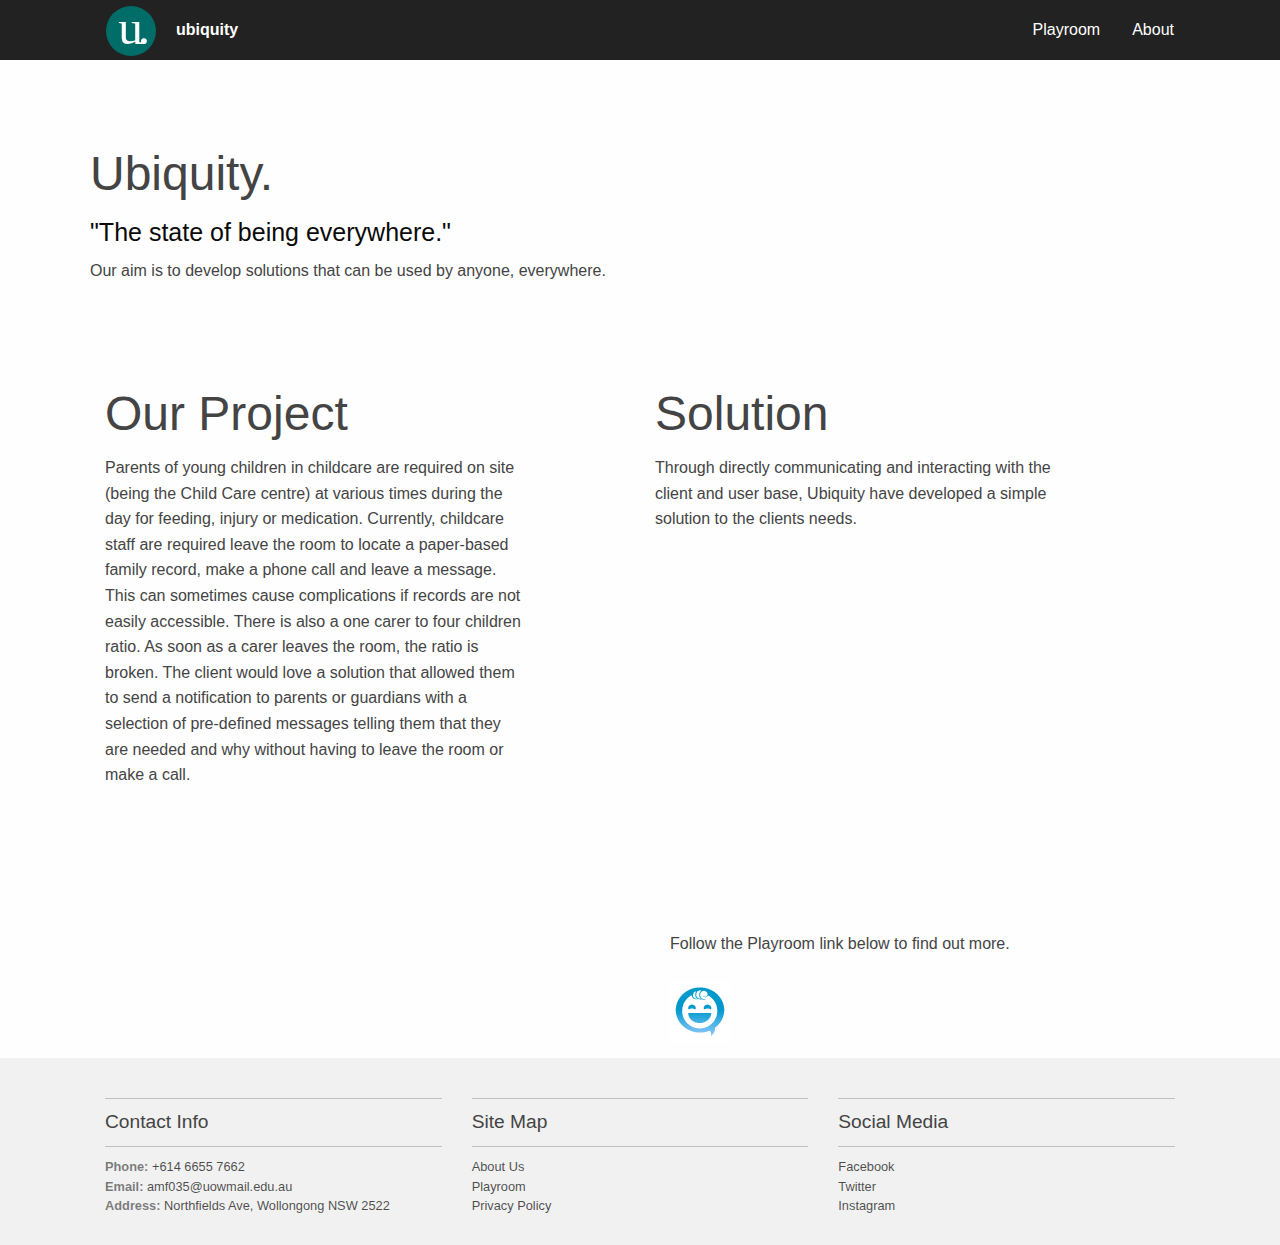
<file: index.html>
<!doctype html>
<html class="no-js" lang="en" dir="ltr">
  <head profile="http://arieh-frankel.github.io/Git_Ubiquity/index.html">

    <meta charset="utf-8">
    <meta http-equiv="x-ua-compatible" content="ie=edge">
    <meta name="viewport" content="width=device-width, initial-scale=1.0">
    <title>Ubiquity</title>
    <link rel="stylesheet" href="css/foundation.min.css">
    <link rel="stylesheet" href="css/app.css">
    <link rel="icon" type="image/png" href="./img/logo_ubi.png">
  </head>
  <body>

    <!-- General -->

    <div class="off-canvas-wrapper">
      <div class="off-canvas-wrapper-inner" data-off-canvas-wrapper>
        <div class="off-canvas position-left" id="mobile-menu" data-off-canvas>
          <ul class="off-canvas-list">
            <li><label class="first"><strong style="color:white;">ubiquity</strong></label></li>
            <li><a href="index.html" style="color:rgba(255,255,255, 0.5);">Home</a></li>
          </ul>
          <hr>
          <ul class="off-canvas-list">
            <li><a href="about.html">About</a></li>
           <!--  <li><a href="#">Contact</a></li> -->
            <li><a href="playroom.html">Playroom</a></li>
           <!--  <li><a href="#">&nbsp &nbsp Design</a></li>
            <li><a href="#">&nbsp &nbsp Marketing</a></li> -->
          </ul>
        </div>

    <!-- Mobile Navigation -->

        <div class="off-canvas-content" data-off-canvas-content>
          <div class="title-bar show-for-small-only">
            <div class="top-bar-left">
              <ul class="menu menu-desktop">
                <li><button class="menu-icon" type="button" data-open="mobile-menu"></button></li>
                <li><img class="email-logo" src="img/logo_mobile.svg" alt="ubiquity"></li>
                <li><p>&nbsp</p></li>
                <li><strong style="color:white;"> ubiquity</strong></li>
              </ul>
            </div>
          </div>

    <!-- Desktop Navigation -->

          <nav class="top-bar nav-desktop">
            <div class="wrap">
              <div class="top-bar-left">
                <ul class="menu menu-desktop">
                  <li><a href="index.html" class="ubiquity-logo"><img class="email-logo" src="img/logo.svg" alt="ubiquity"></a></li> 
                  <li><strong style="color:white;"> ubiquity</strong></li>
                </ul>
              </div>
              <div class="top-bar-right">
                <ul class="menu menu-desktop">
                  <li><a href="playroom.html">Playroom</a></li>
                  <li><a href="about.html">About</a></li>
                 <!--  <li><a href="contact.html">Contact</a></li> -->
                </ul>
              </div>
            </div>
          </nav>


    <!-- Hero Section -->

          <div class="hero">
            <div class="wrap">
              <h1>Ubiquity.</h1>
              <h4>"The state  of being everywhere."</h4>
              <p>Our aim is to develop solutions that can be used by anyone, everywhere.</p>
              <!-- <a href="#" class="button">Learn More</a>
              <a href="#" class="button success">Contact Us</a> -->
            </div>
          </div>

    <!-- Main Section -->

        <div class="main">
          <div class="wrap row">
            <div class="small-12 medium-6 column">
              <h1>Our Project</h1>
              <p> Parents of young children in childcare are required on site (being the Child Care centre) at various times during the day for feeding, injury or medication. Currently, childcare staff are required leave the room to locate a paper-based family record, make a phone call and leave a message. This can sometimes cause complications if records are not easily accessible. There is also a one carer to four children ratio. As soon as a carer leaves the room, the ratio is broken. The client would love a solution that allowed them to send a notification to parents or guardians with a selection of pre-defined messages telling them that they are needed and why without having to leave the room or make a call.</p>
            </div>
            <div class="small-12 medium-6 column">
              <h1>Solution</h1>
              <p>Through directly communicating and interacting with the client and user base, Ubiquity have developed a simple solution to the clients needs.<br><div class="column">
                <div class="flex-video">
        <iframe width="560" height="315" src="https://www.youtube.com/embed/HqaDzaLPuho" frameborder="0" allowfullscreen></iframe>
                </div></p> <p>Follow the Playroom link below to find out more.<br><br>
              <a href="playroom.html"><img src="./img/logo-playroom.png" alt="Playroom" style="width:60px;height:60px;border:0;"></a></p>
            </div>
          </div>
        </div>


    <!-- Footer -->

          <footer>
            <div class="wrap row small-up-1 medium-up-3">
              <div class="column">
                <hr>
                <h4>Contact Info</h4>
                <hr>
                <a href="tel:+61466557662" class="contact-no" target="_blank"><span>Phone:</span> +614 6655 7662</a>
                <a href="mailto:amf035@uowmail.edu.au?Subject=Ubiquity%20Design" target="_blank"><span>Email:</span> amf035@uowmail.edu.au</a>
                <a href="https://www.google.com.au/maps/place/University+of+Wollongong/@-34.4053995,150.8762413,17z/data=!3m1!4b1!4m5!3m4!1s0x6b131971e23b2943:0x28106b564503fe41!8m2!3d-34.4054039!4d150.87843" target="_blank"><span>Address:</span> Northfields Ave, Wollongong NSW 2522</a>
              </div>

              <div class="column">
                <hr>
                <h4>Site Map</h4>
                <hr>
                <a href="about.html">About Us</a>
             <!--    <a href="contact.html">Contact Us</a> -->
                <a href="playroom.html">Playroom</a>
                <a href="privacypolicy.html">Privacy Policy</a>
              </div>

              <div class="column">
                <hr>
                <h4>Social Media</h4>
                <hr>
                <a href="https://www.facebook.com/csit321Ubiquity/" target="_blank">Facebook</a>
                <a href="https://twitter.com/ubiquity_aus" target="_blank">Twitter</a>
                <a href="https://www.instagram.com/ubiquityaus/" target="_blank">Instagram</a>
              </div>
            </div>
          </footer>
        </div>
      </div>
    </div>


      <script src="js/vendor/jquery.js"></script>
      <script src="js/vendor/what-input.js"></script>
      <script src="js/vendor/foundation.min.js"></script>
      <script src="js/app.js"></script>
  </body>
</html>
</file>
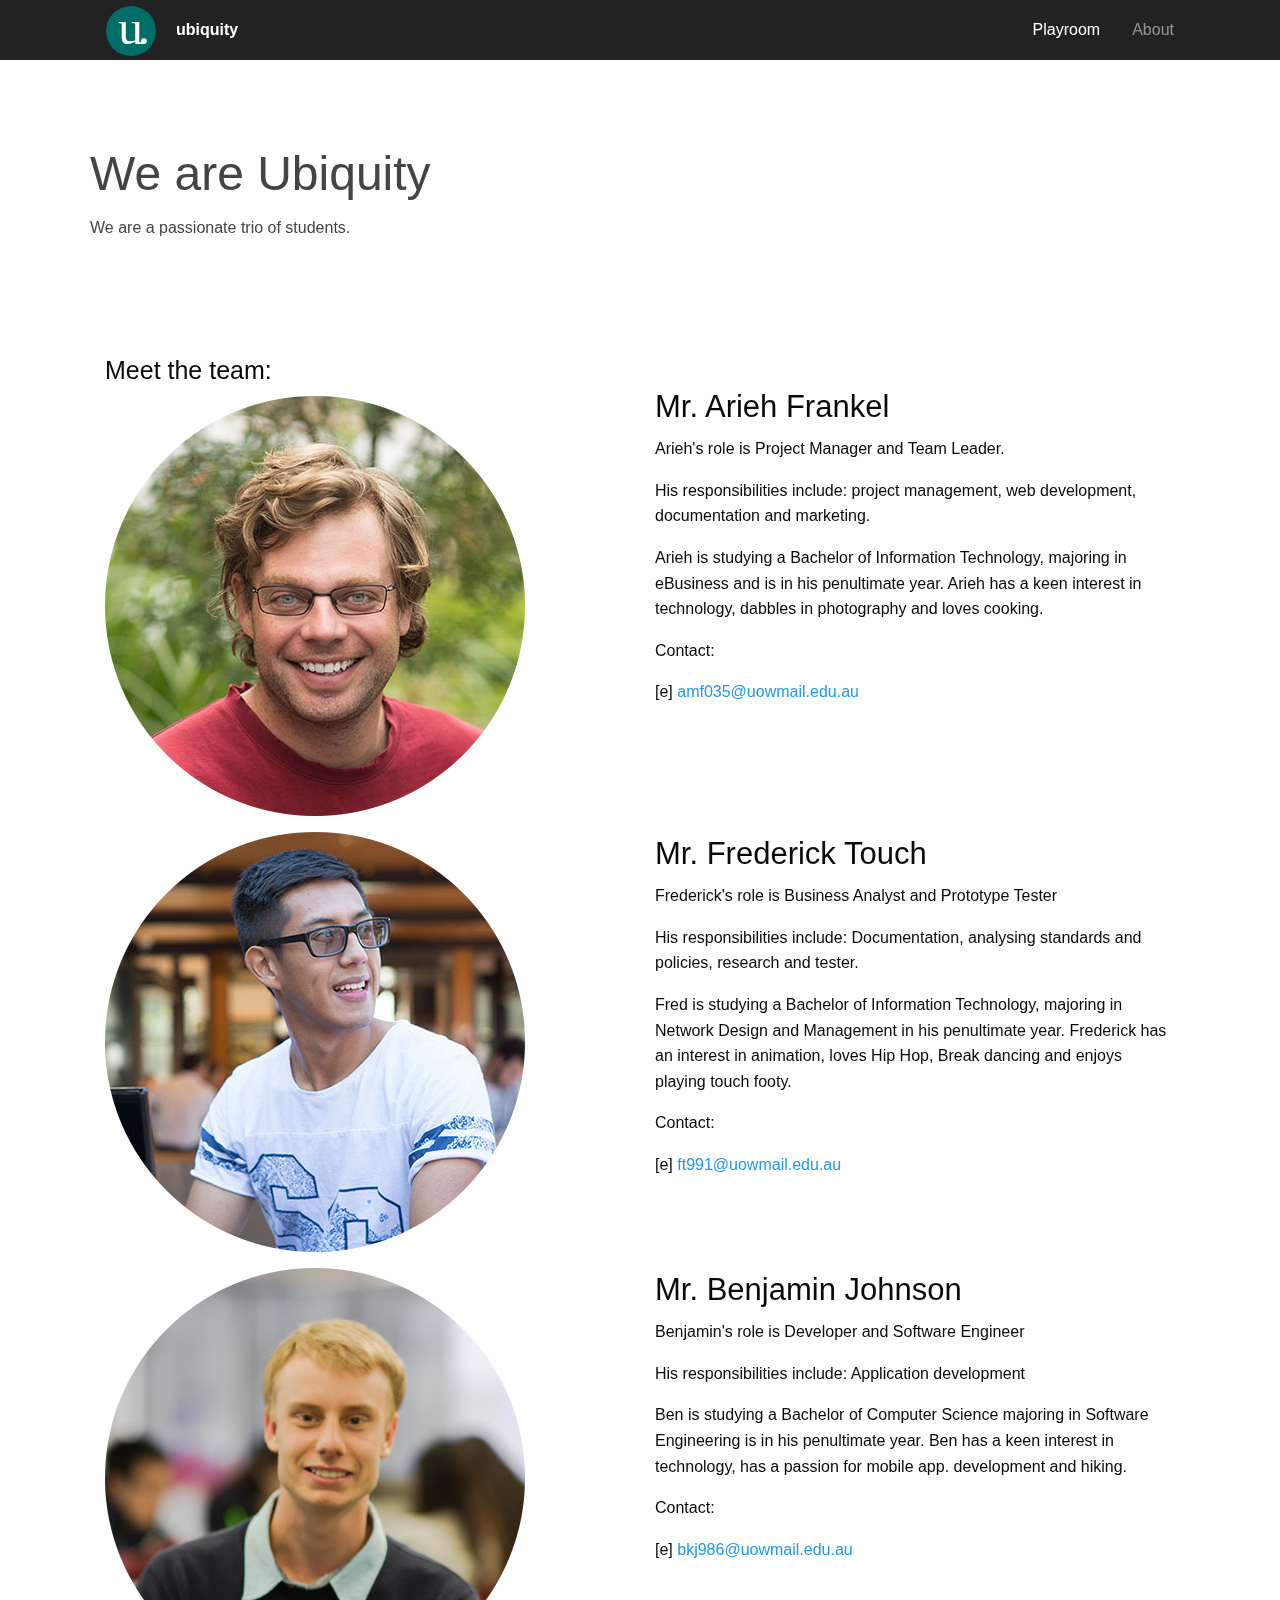
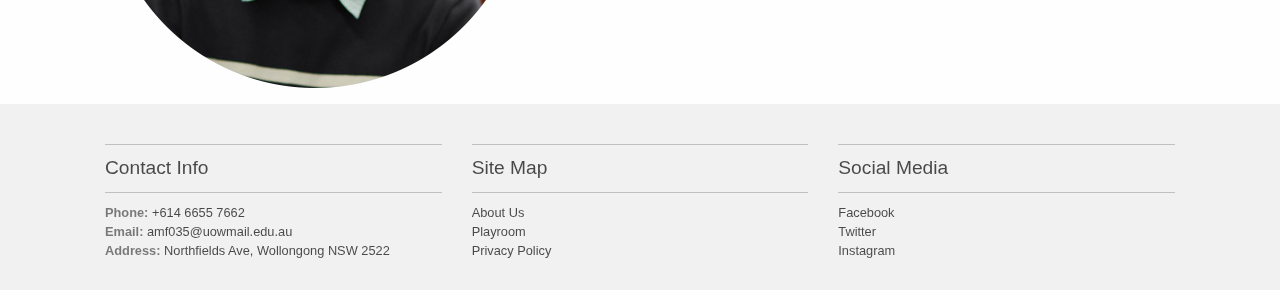
<file: about.html>
<!doctype html>
<html class="no-js" lang="en" dir="ltr">
  <head>
    <meta charset="utf-8">
    <meta http-equiv="x-ua-compatible" content="ie=edge">
    <meta name="viewport" content="width=device-width, initial-scale=1.0">
    <title>About Ubiquity</title>
    <link rel="stylesheet" href="css/foundation.min.css">
    <link rel="stylesheet" href="css/app.css">
    <link rel="icon" type="image/png" href="./img/logo_ubi.png">
  </head>
  <body>

    <!-- General -->

    <div class="off-canvas-wrapper">
      <div class="off-canvas-wrapper-inner" data-off-canvas-wrapper>
        <div class="off-canvas position-left" id="mobile-menu" data-off-canvas>
          <ul class="first-lablel">
            <li><label class="first"><strong style="color:white;">ubiquity</strong></label></li>
            <li><a href="index.html">Home</a></li>
          </ul>
          <hr>
          <ul class="off-canvas-list">
            <li><a href="about.html" style="color:rgba(255,255,255, 0.5);">About</a></li>
           <!--  <li><a href="contact.html">Contact</a></li> -->
            <li><a href="playroom.html">Playroom</a></li>
            <!-- <li><a href="#">&nbsp &nbsp Design</a></li>
            <li><a href="#">&nbsp &nbsp Marketing</a></li> -->
          </ul>
        </div>

    <!-- Mobile Navigation -->

        <div class="off-canvas-content" data-off-canvas-content>
          <div class="title-bar show-for-small-only">
            <div class="top-bar-left">
              <ul class="menu menu-desktop">
                <li><button class="menu-icon" type="button" data-open="mobile-menu"></button></li>
                <li><img class="email-logo" src="img/logo.svg" alt="ubiquity"></li>
                <li><p>&nbsp</p></li>
                <li><strong style="color:white;"> ubiquity</strong></li>
              </ul>
            </div>
          </div>

    <!-- Desktop Navigation -->

          <nav class="top-bar nav-desktop">
            <div class="wrap">
              <div class="top-bar-left">
                <ul class="menu menu-desktop">
                  <li><a href="index.html" class="ubiquity-logo"><img class="email-logo" src="img/logo.svg" alt="ubiquity"></li></a>
                  <li><strong style="color:white;"> ubiquity</strong></li>
                </ul>
              </div>
              <div class="top-bar-right">
                <ul class="menu menu-desktop">
                  <li><a href="playroom.html">Playroom</a></li>
                  <li><a href="about.html" style="color:rgba(255,255,255, 0.5);">About</a></li>
                  <!-- <li><a href="contact.html">Contact</a></li> -->
                </ul>
              </div>
            </div>
          </nav>

    <!-- Hero Section -->

          <div class="hero">
            <div class="wrap">
              <h1>We are Ubiquity</h1>
              <p>We are a passionate trio of students.</p>
              <!-- <a href="#" class="button">Contact Us</a> -->
            </div>
          </div>

    <!-- Main Section -->

        <div class="Main">
          <div class="wrap row main-image">
            <div class="small-12 medium-6 column">
              <p><h4>Meet the team:</h4><img class="profile" src="img/arieh.png" alt="ari-profile"></p>
            </div>
            <div class="small-12 medium-6 column">
            <br><br>
              <h3>Mr. Arieh Frankel</h3>
              <p>Arieh's role is Project Manager and Team Leader.</p>
              <p>His responsibilities include: project management, web development, documentation and marketing.</p>
              <p>Arieh is studying a Bachelor of Information Technology, majoring in eBusiness and is in his penultimate year. Arieh has a keen interest in technology, dabbles in photography and loves cooking.</p><p>Contact:</p>
              <p>[e]<a href="mailto:amf035@uowmail.edu.au?Subject=Ubiquity%20Design" target="_blank"> amf035@uowmail.edu.au</a></p>
              <br><br>
            </div>
          </div>
          <div class="wrap row main-image">
            <div class="small-12 medium-6 column">
              <p><img class="profile" src="img/fred.png" alt="ari-profile"></p>
            </div>
            <div class="small-12 medium-6 column">
              <h3>Mr. Frederick Touch</h3>
              <p>Frederick's role is  Business Analyst and Prototype Tester</p>
              <p>His responsibilities include: Documentation, analysing standards and policies, research and tester.</p>
              <p>Fred is studying a Bachelor of Information Technology, majoring in Network Design and Management in his penultimate year. Frederick has an interest in animation, loves Hip Hop, Break dancing and enjoys playing touch footy.</p><p>Contact:</p>
              <p>[e]<a href="mailto:ft991@uowmail.edu.au?Subject=Ubiquity%20Design" target="_blank"> ft991@uowmail.edu.au</a></p>
              <br>
            </div>
          </div>
          <div class="wrap row main-image">
            <div class="small-12 medium-6 column">
              <p><img class="profile" src="img/ben.png" alt="ari-profile"></p>
            </div>
            <div class="small-12 medium-6 column">
              <h3>Mr. Benjamin Johnson</h3>
              <p>Benjamin's role is Developer and Software Engineer</p>
              <p>His responsibilities include: Application development</p>
              <p>Ben is studying a Bachelor of Computer Science majoring in Software Engineering is in his penultimate year. Ben has a keen interest in technology, has a passion for mobile app. development and hiking.</p>
              <p>Contact:</p>
              <p>[e]<a href="mailto:fbkj986@uowmail.edu.au?Subject=Ubiquity%20Design" target="_blank"> bkj986@uowmail.edu.au</a></p>
            </div>
          </div>
        </div>


    <!-- Footer -->

          <footer>
            <div class="wrap row small-up-1 medium-up-3">
              <div class="column">
                <hr>
                <h4>Contact Info</h4>
                <hr>
                <a href="tel:+61466557662" class="contact-no" target="_blank"><span>Phone:</span> +614 6655 7662</a>
                <a href="mailto:amf035@uowmail.edu.au?Subject=Ubiquity%20Design" target="_blank"><span>Email:</span> amf035@uowmail.edu.au</a>
                <a href="https://www.google.com.au/maps/place/University+of+Wollongong/@-34.4053995,150.8762413,17z/data=!3m1!4b1!4m5!3m4!1s0x6b131971e23b2943:0x28106b564503fe41!8m2!3d-34.4054039!4d150.87843" target="_blank"><span>Address:</span> Northfields Ave, Wollongong NSW 2522</a>
              </div>

              <div class="column">
                <hr>
                <h4>Site Map</h4>
                <hr>
                <a href="about.html">About Us</a>
             <!--    <a href="contact.html">Contact Us</a> -->
                <a href="playroom.html">Playroom</a>
                <a href="privacypolicy.html">Privacy Policy</a>
              </div>

              <div class="column">
                <hr>
                <h4>Social Media</h4>
                <hr>
                <a href="https://www.facebook.com/csit321Ubiquity/" target="_blank">Facebook</a>
                <a href="https://twitter.com/ubiquity_aus" target="_blank">Twitter</a>
                <a href="https://www.instagram.com/ubiquityaus/" target="_blank">Instagram</a>
              </div>
            </div>
          </footer>
        </div>
      </div>
    </div>


      <script src="js/vendor/jquery.js"></script>
      <script src="js/vendor/what-input.js"></script>
      <script src="js/vendor/foundation.min.js"></script>
      <script src="js/app.js"></script>
  </body>
</html>
</file>
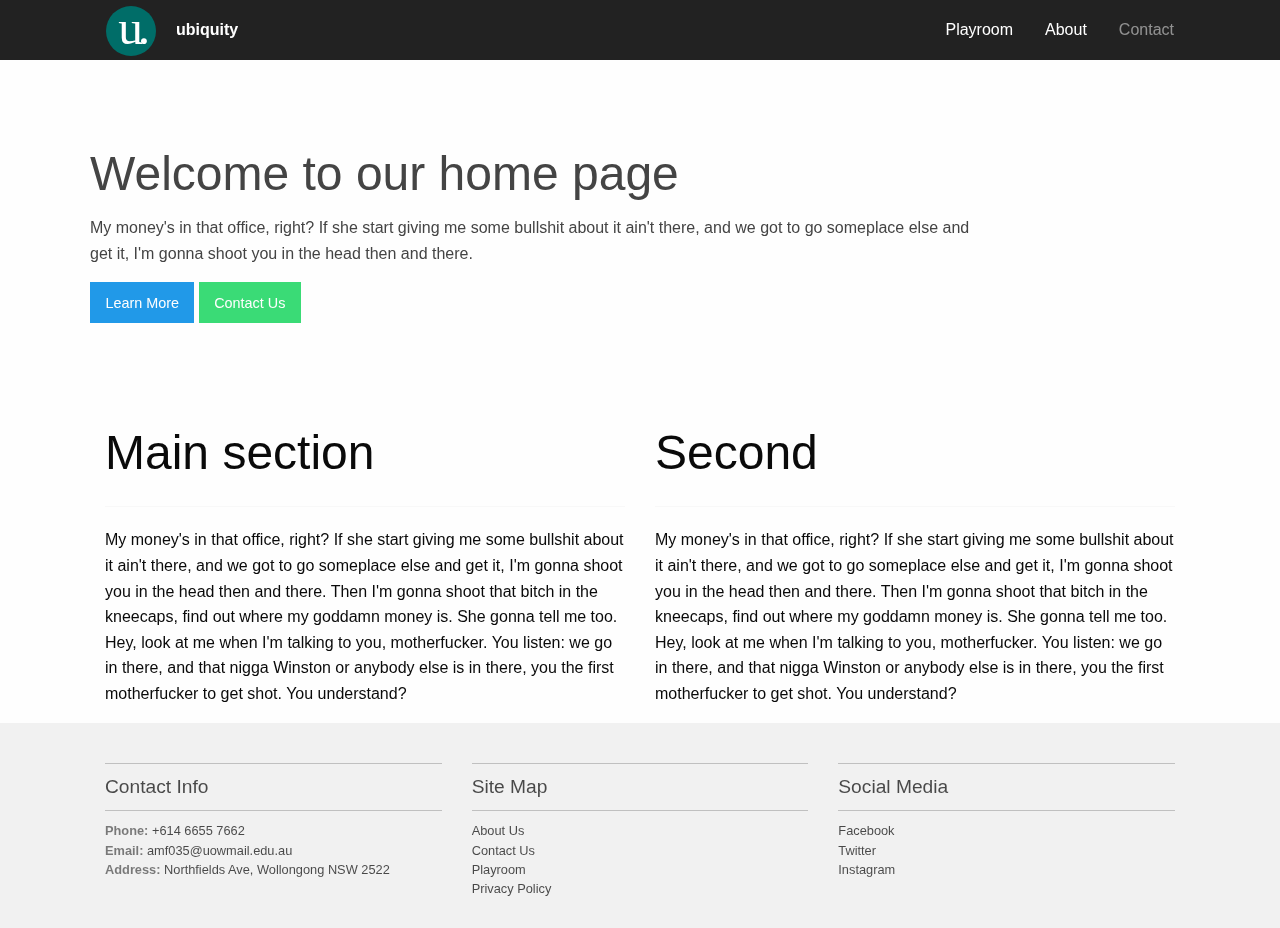
<file: contact.html>
<!doctype html>
<html class="no-js" lang="en" dir="ltr">
  <head>
    <meta charset="utf-8">
    <meta http-equiv="x-ua-compatible" content="ie=edge">
    <meta name="viewport" content="width=device-width, initial-scale=1.0">
    <title>Contact</title>
    <link rel="stylesheet" href="css/foundation.min.css">
    <link rel="stylesheet" href="css/app.css">
  </head>
  <body>

    <!-- General -->

    <div class="off-canvas-wrapper">
      <div class="off-canvas-wrapper-inner" data-off-canvas-wrapper>
        <div class="off-canvas position-left" id="mobile-menu" data-off-canvas>
          <ul class="first-lablel">
            <li><label class="first"><strong style="color:white;">ubiquity</strong></label></li>
            <li><a href="index.html">Home</a></li>
          </ul>
          <hr>
          <ul class="off-canvas-list">
            <li><a href="about.html">About</a></li>
            <li><a href="contact.html" style="color:rgba(255,255,255, 0.5);">Contact</a></li>
            <li><a href="playroom.html">Playroom</a></li>
            <li><a href="#">&nbsp &nbsp Design</a></li>
            <li><a href="#">&nbsp &nbsp Marketing</a></li>
          </ul>
        </div>

    <!-- Mobile Navigation -->

        <div class="off-canvas-content" data-off-canvas-content>
          <div class="title-bar show-for-small-only">
            <div class="top-bar-left">
              <ul class="menu menu-desktop">
                <li><button class="menu-icon" type="button" data-open="mobile-menu"></button></li>
                <li><img class="email-logo" src="img/logo_mobile.svg" alt="ubiquity"></li>
                <li><p>&nbsp</p></li>
                <li><strong style="color:white;"> ubiquity</strong></li>
              </ul>
            </div>
          </div>

    <!-- Desktop Navigation -->

          <nav class="top-bar nav-desktop">
            <div class="wrap">
              <div class="top-bar-left">
                <ul class="menu menu-desktop">
                  <li><a href="index.html" class="ubiquity-logo"><img class="email-logo" src="img/logo.svg" alt="ubiquity"></a></li> 
                  <li><strong style="color:white;"> ubiquity</strong></li>
                </ul>
              </div>
              <div class="top-bar-right">
                <ul class="menu menu-desktop">
                  <li><a href="playroom.html">Playroom</a></li>
                  <li><a href="about.html">About</a></li>
                  <li><a href="contact.html" style="color:rgba(255,255,255, 0.5);">Contact</a></li>
                </ul>
              </div>
            </div>
          </nav>


    <!-- Hero Section -->

          <div class="hero">
            <div class="wrap">
              <h1>Welcome to our home page</h1>
              <p>My money's in that office, right? If she start giving me some bullshit about it ain't there, and we got to go someplace else and get it, I'm gonna shoot you in the head then and there.</p>
              <a href="#" class="button">Learn More</a>
              <a href="#" class="button success">Contact Us</a>
            </div>
          </div>

    <!-- Main Section -->

        <div class="Main">
          <div class="wrap row">
            <div class="small-12 medium-6 column">
              <h1>Main section</h1>
              <hr>
              <p>My money's in that office, right? If she start giving me some bullshit about it ain't there, and we got to go someplace else and get it, I'm gonna shoot you in the head then and there. Then I'm gonna shoot that bitch in the kneecaps, find out where my goddamn money is. She gonna tell me too. Hey, look at me when I'm talking to you, motherfucker. You listen: we go in there, and that nigga Winston or anybody else is in there, you the first motherfucker to get shot. You understand?</p>
            </div>
            <div class="small-12 medium-6 column">
              <h1>Second</h1>
              <hr>
              <p>My money's in that office, right? If she start giving me some bullshit about it ain't there, and we got to go someplace else and get it, I'm gonna shoot you in the head then and there. Then I'm gonna shoot that bitch in the kneecaps, find out where my goddamn money is. She gonna tell me too. Hey, look at me when I'm talking to you, motherfucker. You listen: we go in there, and that nigga Winston or anybody else is in there, you the first motherfucker to get shot. You understand?</p>
            </div>
            

          </div>
        </div>


    <!-- Footer -->

          <footer>
            <div class="wrap row small-up-1 medium-up-3">
              <div class="column">
                <hr>
                <h4>Contact Info</h4>
                <hr>
                <a href="tel:+61466557662" class="contact-no"><span>Phone:</span> +614 6655 7662</a>
                <a href="mailto:amf035@uowmail.edu.au?Subject=Ubiquity%20Design" target="_top"><span>Email:</span> amf035@uowmail.edu.au</a>
                <a href="https://www.google.com.au/maps/place/University+of+Wollongong/@-34.4053995,150.8762413,17z/data=!3m1!4b1!4m5!3m4!1s0x6b131971e23b2943:0x28106b564503fe41!8m2!3d-34.4054039!4d150.87843"><span>Address:</span> Northfields Ave, Wollongong NSW 2522</a>
              </div>

              <div class="column">
                <hr>
                <h4>Site Map</h4>
                <hr>
                <a href="about.html">About Us</a>
                <a href="contact.html">Contact Us</a>
                <a href="playroom.html">Playroom</a>
                <a href="privacypolicy.html">Privacy Policy</a>
              </div>

              <div class="column">
                <hr>
                <h4>Social Media</h4>
                <hr>
                <a href="https://www.facebook.com/csit321Ubiquity/">Facebook</a>
                <a href="https://twitter.com/ubiquity_aus">Twitter</a>
                <a href="https://www.instagram.com/ubiquityaus/">Instagram</a>
              </div>
            </div>
          </footer>
        </div>
      </div>
    </div>


      <script src="js/vendor/jquery.js"></script>
      <script src="js/vendor/what-input.js"></script>
      <script src="js/vendor/foundation.min.js"></script>
      <script src="js/app.js"></script>
  </body>
</html>
</file>
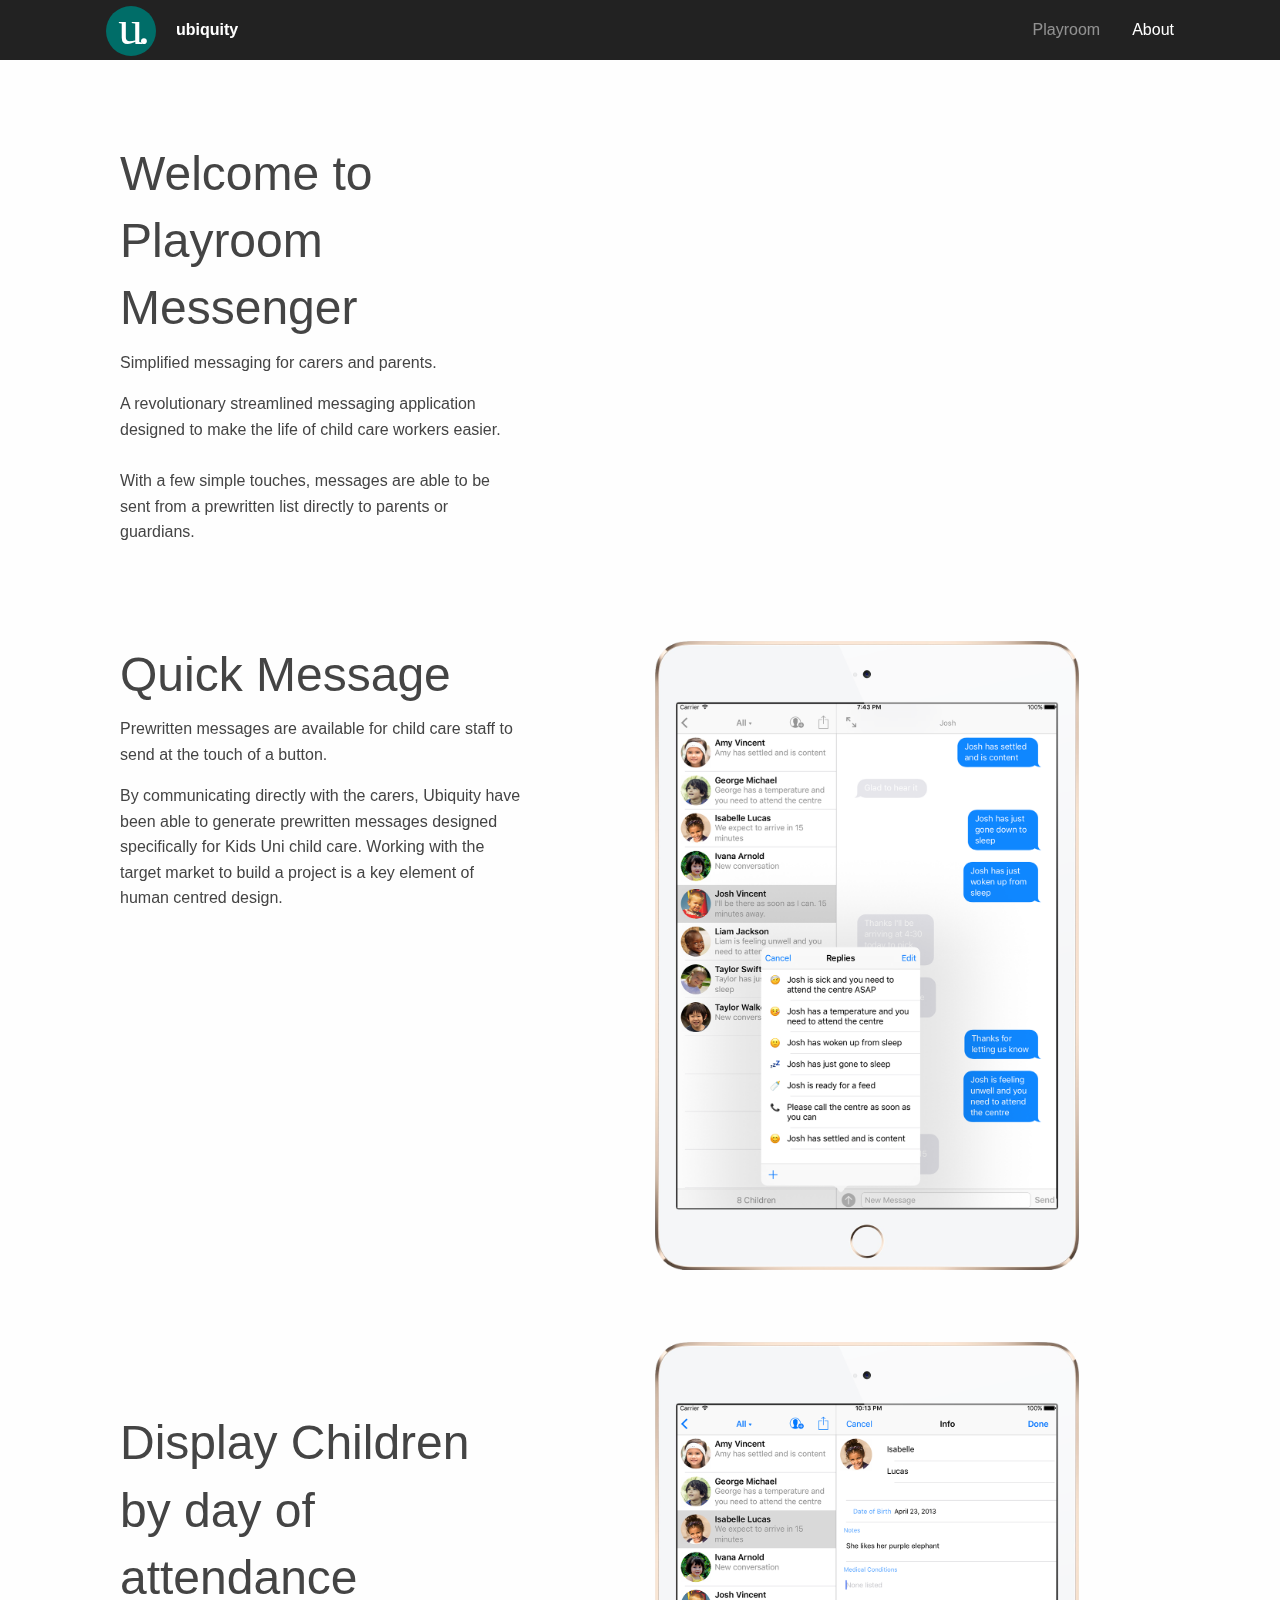
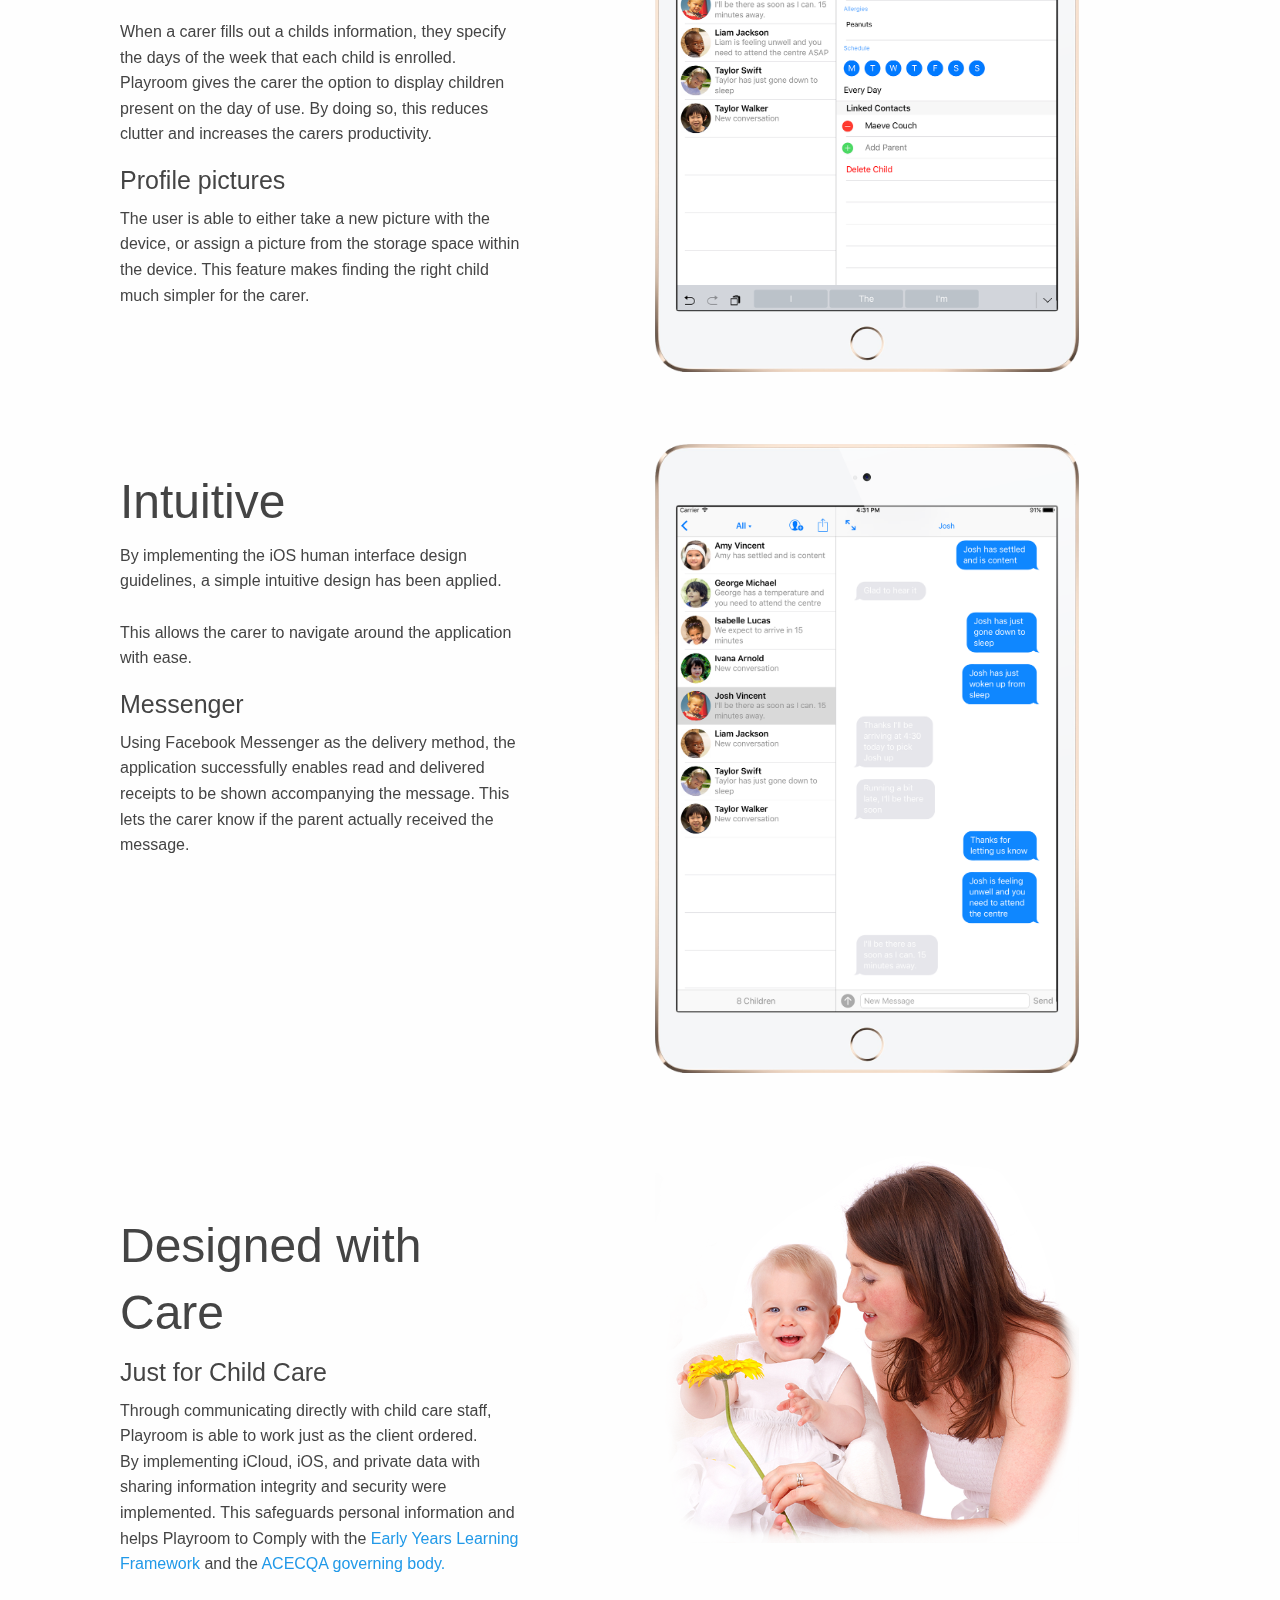
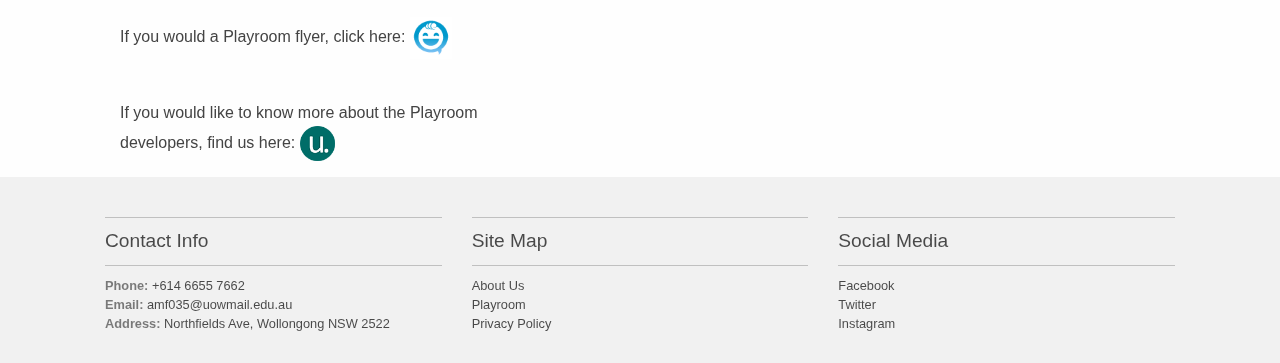
<file: playroom.html>
<!doctype html>
<html class="no-js" lang="en" dir="ltr">
  <head>
    <meta charset="utf-8">
    <meta http-equiv="x-ua-compatible" content="ie=edge">
    <meta name="viewport" content="width=device-width, initial-scale=1.0">
    <title>Playroom by Ubiquity</title>
    <link rel="stylesheet" href="css/foundation.min.css">
    <link rel="stylesheet" href="css/app.css">
    <link rel="icon" type="image/png" href="./img/logo_ubi.png">
  </head>
  <body>

    <!-- General -->

    <div class="off-canvas-wrapper">
      <div class="off-canvas-wrapper-inner" data-off-canvas-wrapper>
        <div class="off-canvas position-left" id="mobile-menu" data-off-canvas>
          <ul class="first-lablel">
            <li><label class="first"><strong style="color:white;">ubiquity</strong></label></li>
            <li><a href="index.html">Home</a></li>
          </ul>
          <hr>
          <ul class="off-canvas-list">
            <li><a href="about.html">About</a></li>
            <!-- <li><a href="contact.html">Contact</a></li> -->
            <li><a href="playroom.html" style="color:rgba(255,255,255, 0.5);">Playroom</a></li>
           <!--  <li><a href="#">&nbsp &nbsp Design</a></li>
            <li><a href="#">&nbsp &nbsp  Marketing</a></li> -->
          </ul>
        </div>

    <!-- Mobile Navigation -->

        <div class="off-canvas-content" data-off-canvas-content>
          <div class="title-bar show-for-small-only">
            <div class="top-bar-left">
              <ul class="menu menu-desktop">
                <li><button class="menu-icon" type="button" data-open="mobile-menu"></button></li>
                <li><img class="email-logo" src="img/logo_mobile.svg" alt="ubiquity"></li>
                <li><p>&nbsp</p></li>
                <li><strong style="color:white;"> ubiquity</strong></li>
              </ul>
            </div>
          </div>

    <!-- Desktop Navigation -->

          <nav class="top-bar nav-desktop">
            <div class="wrap">
              <div class="top-bar-left">
                <ul class="menu menu-desktop">
                  <li><a href="index.html" class="ubiquity-logo"><img class="email-logo" src="img/logo.svg" alt="ubiquity"></a></li> 
                  <li><strong style="color:white;"> ubiquity</strong></li>
                </ul>
              </div>
              <div class="top-bar-right">
                <ul class="menu menu-desktop">
                  <li><a href="playroom.html" style="color:rgba(255,255,255, 0.5);">Playroom</a></li>
                  <li><a href="about.html">About</a></li>
                  <!-- <li><a href="contact.html">Contact</a></li> -->
                </ul>
              </div>
            </div>
          </nav>

             <!-- Playroom Desktop Navigation -->

          
            <!--  <nav class="top-bar nav-playroom">
            <div class="wrap">
              <div class="top-bar-right">
                <ul class="menu menu-playroom">
                  <li><a href="#">Design</a></li>
                  <li><a href="#">Marketing</a></li>
                </ul>
              </div>
            </div>
          </nav>
 -->

    <!-- Hero Section -->

          <div class="hero">
            <div class="wrap row small-up-1 medium-up-2 large-up-2 column">
              <div class="column">
                <h1>Welcome to Playroom Messenger</h1>
                <p>Simplified messaging for carers and parents.</p>
                <p>A revolutionary streamlined messaging application designed to make the life of child care workers easier.<br><br>With a few simple touches, messages are able to be sent from a prewritten list directly to parents or guardians.</p>
              </div>
              <div class="column">
                <div class="flex-video">
        <iframe width="560" height="315" src="https://www.youtube.com/embed/HqaDzaLPuho" frameborder="0" allowfullscreen></iframe>
                </div>
              </div>
            </div>
          </div>

    <!-- Main Section -->
          
         
          <div class="main">
            <div class="wrap row small-up-1 medium-up-2 large-up-2 column">
              <div class="column">
                <h1>Quick Message</h1>
                <p>Prewritten  messages are available for child care staff to send at the touch of a button.</p>
                <p>By communicating directly with the carers, Ubiquity have been able to generate prewritten messages designed specifically for Kids Uni child care. Working with the target market to build a project is a key element of human centred design.</p>
              </div>
              <div class="column main-image">
                <img class="ipad" src="img/ipad-pre.png" alt="half-ipad">
              </div>
            </div>
          </div>
                <br><br><br>
          <div class="main">
            <div class="wrap row small-up-1 medium-up-2 large-up-2 column">
              
              <div class="column">
                <h1><br>Display Children by day of attendance</h1>
                <p>When a carer fills out a childs information, they specify the days of the week that each child is enrolled. Playroom gives the carer the option to display children present on the day of use. By doing so, this reduces clutter and increases the carers productivity.</p><h4>Profile pictures</h4><p>The user is able to either take a new picture with the device, or assign a picture from the storage space within the device. This feature makes finding the right child much simpler for the carer.</p>
              </div>
              <div class="column main-image">
                <img class="ipad" src="img/ipad-add.png" alt="half-ipad">
              </div>
            </div>
          </div>
        <br><br><br>
          <div class="main">
            <div class="wrap row small-up-1 medium-up-2 large-up-2 column">
              <div class="column">
                <br><h1>Intuitive</h1>
                <p>By implementing the iOS human interface design guidelines, a simple intuitive design has been applied.<br><br>This allows the carer to navigate around the application with ease.</p><h4>Messenger</h4><p>Using Facebook Messenger as the delivery method, the application successfully enables read and delivered receipts to be shown accompanying the message. This lets the carer know if the parent actually received the message.</p>
              </div>
              <div class="column main-image">
                <img class="ipad" src="img/contacts.png" alt="half-ipad">
              </div>
            </div>
          </div>
          <br><br><br>
          <div class="main">
            <div class="wrap row small-up-1 medium-up-2 large-up-2 column">
              <div class="column">
                <h1><br>Designed with Care</h1>
                <h4>Just for Child Care</h4>
                <p>Through communicating directly with child care staff, Playroom is able to work just as the client ordered.<br>By implementing iCloud, iOS, and private data with sharing information integrity and security were implemented. This safeguards personal information and helps Playroom to Comply with the <a href="https://www.education.gov.au/early-years-learning-framework" target="_blank">Early Years Learning Framework</a> and the <a href="http://www.acecqa.gov.au/" target="_blank">ACECQA governing body.</a></p>
                <br><p>If you would a Playroom flyer, click here: <a href="./img/playroom_flyer.pdf" download="Playroom Messenger"><img src="./img/logo-playroom.png" alt="Playroom Flyer" style="width:42px;height:42px;border:0;"></a></p><p><br>If you would like to know more about the Playroom developers, find us here:
              <a href="about.html"><img src="./img/ubi_logo.png" alt="About Us" style="width:35px;height:35px;border:0;"></a></p>
              </div>
              <div class="column main-image">
                <img class="ipad" src="img/baby.png" alt="half-ipad">
              </div>
            </div>
          </div>


    <!-- Footer -->

          <footer>
            <div class="wrap row small-up-1 medium-up-3">
              <div class="column">
                <hr>
                <h4>Contact Info</h4>
                <hr>
                <a href="tel:+61466557662" class="contact-no" target="_blank"><span>Phone:</span> +614 6655 7662</a>
                <a href="mailto:amf035@uowmail.edu.au?Subject=Ubiquity%20Design" target="_blank"><span>Email:</span> amf035@uowmail.edu.au</a>
                <a href="https://www.google.com.au/maps/place/University+of+Wollongong/@-34.4053995,150.8762413,17z/data=!3m1!4b1!4m5!3m4!1s0x6b131971e23b2943:0x28106b564503fe41!8m2!3d-34.4054039!4d150.87843" target="_blank"><span>Address:</span> Northfields Ave, Wollongong NSW 2522</a>
              </div>

              <div class="column">
                <hr>
                <h4>Site Map</h4>
                <hr>
                <a href="about.html">About Us</a>
             <!--    <a href="contact.html">Contact Us</a> -->
                <a href="playroom.html">Playroom</a>
                <a href="privacypolicy.html">Privacy Policy</a>
              </div>

              <div class="column">
                <hr>
                <h4>Social Media</h4>
                <hr>
                <a href="https://www.facebook.com/csit321Ubiquity/" target="_blank">Facebook</a>
                <a href="https://twitter.com/ubiquity_aus" target="_blank">Twitter</a>
                <a href="https://www.instagram.com/ubiquityaus/" target="_blank">Instagram</a>
              </div>
            </div>
          </footer>
        </div>
      </div>
    </div>


      <script src="js/vendor/jquery.js"></script>
      <script src="js/vendor/what-input.js"></script>
      <script src="js/vendor/foundation.min.js"></script>
      <script src="js/app.js"></script>
  </body>
</html>
</file>
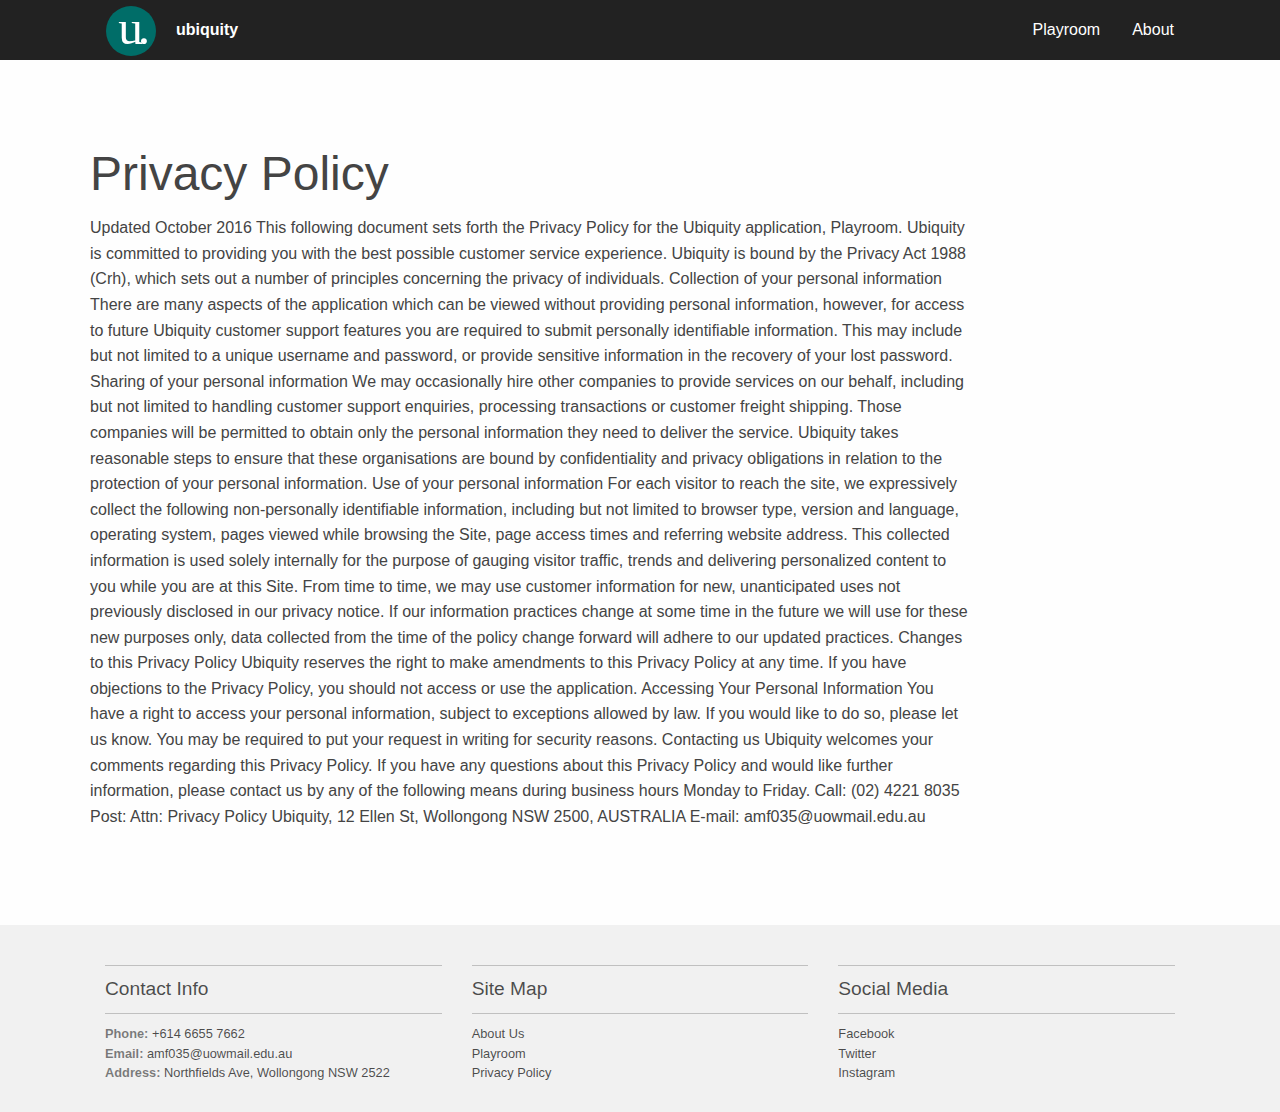
<file: privacypolicy.html>
<!doctype html>
<html class="no-js" lang="en" dir="ltr">
  <head>
    <meta charset="utf-8">
    <meta http-equiv="x-ua-compatible" content="ie=edge">
    <meta name="viewport" content="width=device-width, initial-scale=1.0">
    <title>Ubiquity Privacy Policy</title>
    <link rel="stylesheet" href="css/foundation.min.css">
    <link rel="stylesheet" href="css/app.css">
    <link rel="icon" type="image/png" href="./img/logo_ubi.png">
  </head>
  <body>

    <!-- General -->

    <div class="off-canvas-wrapper">
      <div class="off-canvas-wrapper-inner" data-off-canvas-wrapper>
        <div class="off-canvas position-left" id="mobile-menu" data-off-canvas>
          <ul class="first-lablel">
            <li><label class="first"><strong style="color:white;">ubiquity</strong></label></li>
            <li><a href="index.html">Home</a></li>
          </ul>
          <hr>
          <ul class="off-canvas-list">
            <li><a href="about.html">About</a></li>
           <!--  <li><a href="contact.html">Contact</a></li> -->
            <li><a href="playroom.html">Playroom</a></li>
            <!-- <li><a href="#">&nbsp &nbsp Design</a></li>
            <li><a href="#">&nbsp &nbsp Marketing</a></li> -->
          </ul>
        </div>

    <!-- Mobile Navigation -->

        <div class="off-canvas-content" data-off-canvas-content>
          <div class="title-bar show-for-small-only">
            <div class="top-bar-left">
              <ul class="menu menu-desktop">
                <li><button class="menu-icon" type="button" data-open="mobile-menu"></button></li>
                <li><img class="email-logo" src="img/logo.svg" alt="ubiquity"></li>
                <li><p>&nbsp</p></li>
                <li><strong style="color:white;"> ubiquity</strong></li>
              </ul>
            </div>
          </div>

    <!-- Desktop Navigation -->

          <nav class="top-bar nav-desktop">
            <div class="wrap">
              <div class="top-bar-left">
                <ul class="menu menu-desktop">
                  <li><a href="index.html" class="ubiquity-logo"><img class="email-logo" src="img/logo.svg" alt="ubiquity"></li></a>
                  <li><strong style="color:white;"> ubiquity</strong></li>
                </ul>
              </div>
              <div class="top-bar-right">
                <ul class="menu menu-desktop">
                  <li><a href="playroom.html">Playroom</a></li>
                  <li><a href="about.html">About</a></li>
                  <!-- <li><a href="contact.html">Contact</a></li> -->
                </ul>
              </div>
            </div>
          </nav>

    <!-- Hero Section -->

          <div class="hero">
            <div class="wrap">
              <h1>Privacy Policy</h1>
              <p>Updated October 2016
This following document sets forth the Privacy Policy for the Ubiquity application, Playroom.
Ubiquity is committed to providing you with the best possible customer service experience. Ubiquity is bound by the Privacy Act 1988 (Crh), which sets out a number of principles concerning the privacy of individuals.
Collection of your personal information
There are many aspects of the application which can be viewed without providing personal information, however, for access to future Ubiquity customer support features you are required to submit personally identifiable information. This may include but not limited to a unique username and password, or provide sensitive information in the recovery of your lost password.
Sharing of your personal information
We may occasionally hire other companies to provide services on our behalf, including but not limited to handling customer support enquiries, processing transactions or customer freight shipping. Those companies will be permitted to obtain only the personal information they need to deliver the service. Ubiquity takes reasonable steps to ensure that these organisations are bound by confidentiality and privacy obligations in relation to the protection of your personal information.
Use of your personal information
For each visitor to reach the site, we expressively collect the following non-personally identifiable information, including but not limited to browser type, version and language, operating system, pages viewed while browsing the Site, page access times and referring website address. This collected information is used solely internally for the purpose of gauging visitor traffic, trends and delivering personalized content to you while you are at this Site.
From time to time, we may use customer information for new, unanticipated uses not previously disclosed in our privacy notice. If our information practices change at some time in the future we will use for these new purposes only, data collected from the time of the policy change forward will adhere to our updated practices.
Changes to this Privacy Policy
Ubiquity reserves the right to make amendments to this Privacy Policy at any time. If you have objections to the Privacy Policy, you should not access or use the application.
Accessing Your Personal Information
You have a right to access your personal information, subject to exceptions allowed by law. If you would like to do so, please let us know. You may be required to put your request in writing for security reasons.
Contacting us
Ubiquity welcomes your comments regarding this Privacy Policy. If you have any questions about this Privacy Policy and would like further information, please contact us by any of the following means during business hours Monday to Friday.
Call: (02) 4221 8035
Post: Attn: Privacy Policy
Ubiquity,
12 Ellen St, Wollongong NSW 2500,
AUSTRALIA
E-mail: amf035@uowmail.edu.au
</p>
              <!--<p>We are a passionate trio of students.</p>-->
              <!-- <a href="#" class="button">Contact Us</a> -->
            </div>
          </div>

    <!-- Main Section -->

        <!--<div class="Main">
          <div class="wrap row main-image">
            <div class="small-12 medium-6 column">
              
            </div>
            <div class="small-12 medium-6 column">
            <br><br>
              <h3>Mr. Arieh Frankel</h3>
              <p>Arieh's role is Project Manager and Team Leader.</p>
              <p>His responsibilities include: project management, Website (development, design and maintenance), and lead communicator.</p>
              <p>Arieh is studying a Bachelor of Information Technology, majoring in eBusiness and is in his penultimate year. Arieh has a keen interest in technology, dabbles in photography and loves cooking.</p><p>Contact:</p>
              <p>[p]<a href="tel:+61466557662" class="contact-no" target="_blank"> +614 6655 7662</a></p>
              <p>[e]<a href="mailto:amf035@uowmail.edu.au?Subject=Ubiquity%20Design" target="_blank"> amf035@uowmail.edu.au</a></p>
              <br><br>
            </div>
          </div>
          <div class="wrap row main-image">
            <div class="small-12 medium-6 column">
              <p><img class="profile" src="img/fred.jpg" alt="ari-profile"></p>
            </div>
            <div class="small-12 medium-6 column">
              <h3>Mr. Frederick Touch</h3>
              <p>Frederick's role is  Business Analyst and Prototype Tester</p>
              <p>His responsibilities include: Documentation, analysing standards and policies, research and tester.</p>
              <p>Fred is studying a Bachelor of Information Technology, majoring in Network Design and Management in his penultimate year. Frederick has an interest in animation, loves Hip Hop, Break dancing and enjoys playing touch footy.</p><p>Contact:</p>
              <p>[p]<a href="tel:+61445690098" class="contact-no" target="_blank"> +614 4569 0098</a></p>
              <p>[e]<a href="mailto:ft991@uowmail.edu.au?Subject=Ubiquity%20Design" target="_blank"> ft991@uowmail.edu.au</a></p>
              <br>
            </div>
          </div>
          <div class="wrap row main-image">
            <div class="small-12 medium-6 column">
              <p><img class="profile" src="img/ben.jpg" alt="ari-profile"></p>
            </div>
            <div class="small-12 medium-6 column">
              <h3>Mr. Benjamin Johnson</h3>
              <p>Benjamin's role is Application Developer and Software Engineer</p>
              <p>His responsibilities include: Application development</p>
              <p>Ben is studying a Bachelor of Computer Science majoring in Software Engineering is in his penultimate year. Ben has a keen interest in technology, has a passion for mobile app. development and hiking.</p>
              <p>Contact:</p>
              <p>[p]<a href="tel:+61417234557" class="contact-no" target="_blank">+614 1723 4557</a></p>
              <p>[e]<a href="mailto:fbkj986@uowmail.edu.au?Subject=Ubiquity%20Design" target="_blank"> bkj986@uowmail.edu.au</a></p>
            </div>
          </div>
        </div> -->


    <!-- Footer -->

          <footer>
            <div class="wrap row small-up-1 medium-up-3">
              <div class="column">
                <hr>
                <h4>Contact Info</h4>
                <hr>
                <a href="tel:+61466557662" class="contact-no" target="_blank"><span>Phone:</span> +614 6655 7662</a>
                <a href="mailto:amf035@uowmail.edu.au?Subject=Ubiquity%20Design" target="_blank"><span>Email:</span> amf035@uowmail.edu.au</a>
                <a href="https://www.google.com.au/maps/place/University+of+Wollongong/@-34.4053995,150.8762413,17z/data=!3m1!4b1!4m5!3m4!1s0x6b131971e23b2943:0x28106b564503fe41!8m2!3d-34.4054039!4d150.87843" target="_blank"><span>Address:</span> Northfields Ave, Wollongong NSW 2522</a>
              </div>

              <div class="column">
                <hr>
                <h4>Site Map</h4>
                <hr>
                <a href="about.html">About Us</a>
             <!--    <a href="contact.html">Contact Us</a> -->
                <a href="playroom.html">Playroom</a>
                <a href="privacypolicy.html">Privacy Policy</a>
              </div>

              <div class="column">
                <hr>
                <h4>Social Media</h4>
                <hr>
                <a href="https://www.facebook.com/csit321Ubiquity/" target="_blank">Facebook</a>
                <a href="https://twitter.com/ubiquity_aus" target="_blank">Twitter</a>
                <a href="https://www.instagram.com/ubiquityaus/" target="_blank">Instagram</a>
              </div>
            </div>
          </footer>
        </div>
      </div>
    </div>


      <script src="js/vendor/jquery.js"></script>
      <script src="js/vendor/what-input.js"></script>
      <script src="js/vendor/foundation.min.js"></script>
      <script src="js/app.js"></script>
  </body>
</html>
</file>
<file: css/app.css>
@charset "UTF-8";



/* *********************************
General
********************************* */
* {
	outline: none;
}

hr {
	border-color: rgba(225,225,225,0.2);
}

.wrap {
	width: 90%;
	max-width: 1100px; 
	margin: 0 auto;
}
.off-canvas-wrapper{
	background-color: #222;
}
.btn:focus {
  outline: none;
}


/* *********************************
Navigation - mobile
********************************* */
.title-bar {
	background-color: #222;
	height: 60px;
	padding-top: 5px; 
}

#mobile-menu {
	background-color: #222;
	/*padding: 5px;*/
}

#mobile-menu li{
	list-style: none;
}

#mobile-menu a {
	color:  rgba(225,225,225,1);
	font-weight: bold;
	line-height: 2;
}

#mobile-menu a:hover {
	color:  rgba(225,225,225,0.8);
}


/* *********************************
Navigation - desktop
********************************* */
.nav-desktop {
background-color: #222;
height: 60px;
padding: 0;
}

.site-logo {
	color: white;
	line-height: 60px;
}

.nav-desktop .menu-desktop{
	line-height: 60px;
	background-color: transparent;
}

.menu-desktop > li > a {
	background-color: transparent;
	display: inline-block;
	line-height: 60px;
	padding-top: 0;
	padding-bottom: 0;
	color: white;
}

.menu > li > a:hover {
	background-color: rgba(255,255,255, 0.1);

}


/* *********************************
Navigation - Playroom menu
********************************* */

.nav-playroom {
background-color:  rgba(0,0,0, 0.05);
height: 60px;
padding: 0;
}

.nav-playroom .menu-playroom{
	line-height: 60px;
	background-color: transparent;
}

.menu-playroom > li > a {
	background-color: transparent;
	display: inline-block;
	line-height: 60px;
	padding-top: 0;
	padding-bottom: 0;
	color:  rgba(0,0,0, 0.7);
}

.menu-playroom > li > a:hover {
	background-color: rgba(0,0,0, 0.1);

}


/* *********************************
Hero Section
********************************* */
.hero {
	/*background-color: #999;*/
	padding: 80px 0px;
	/*height: 400px;*/
	/*background-image: url("../img/pattern.png");*/

}
.hero h1,
.hero p,
.main h4 {
	color: #444;
	width:80%;
}
.hero img {
	width: 100%;
	max-width: 424px;
	/*position: relative;*/
}


/* *********************************
Main Section
********************************* */
/*.main {
	padding: 80px 0px;

}*/
.main img {
	width: 100%;
	min-height: 0;
}
.main h1,
.main p,
.main h4
 {
	color: #444;
	width:80%;
}
.main img {
	width: 100%;
	max-width: 424px;
	/*position: relative;*/
}



/* *********************************
Footer Section
********************************* */

footer {
	background-color: rgba(0,0,0,0.05); 
	padding: 30px 0px;
}

footer h4{
	color: rgba(0,0,0,0.7);
	font-size: 1.2em;
}

footer hr{
	border-color: rgba(0,0,0,0.2);
	margin: 10px 0;
}

footer a {
	display: block;
	color: rgba(0,0,0,0.7);
	font-size: 0.8em;
}

footer a span {
	font-weight: bold;
	color: rgba(0,0,0,0.5);
}


footer a:hover {
	display: block;
	color: rgba(0,0,0,0.9);
}
/* *********************************
Media Query
********************************* */

@media (max-width: 639px) {
	.nav-desktop {
		display: none;
	}
}

@media (max-width: 857px) {
	.hero h1,
	.hero p{
		width: 100%;
	}	
}
@media (max-width: 639px) {
	.nav-playroom {
		display: none;
	}
}
</file>
